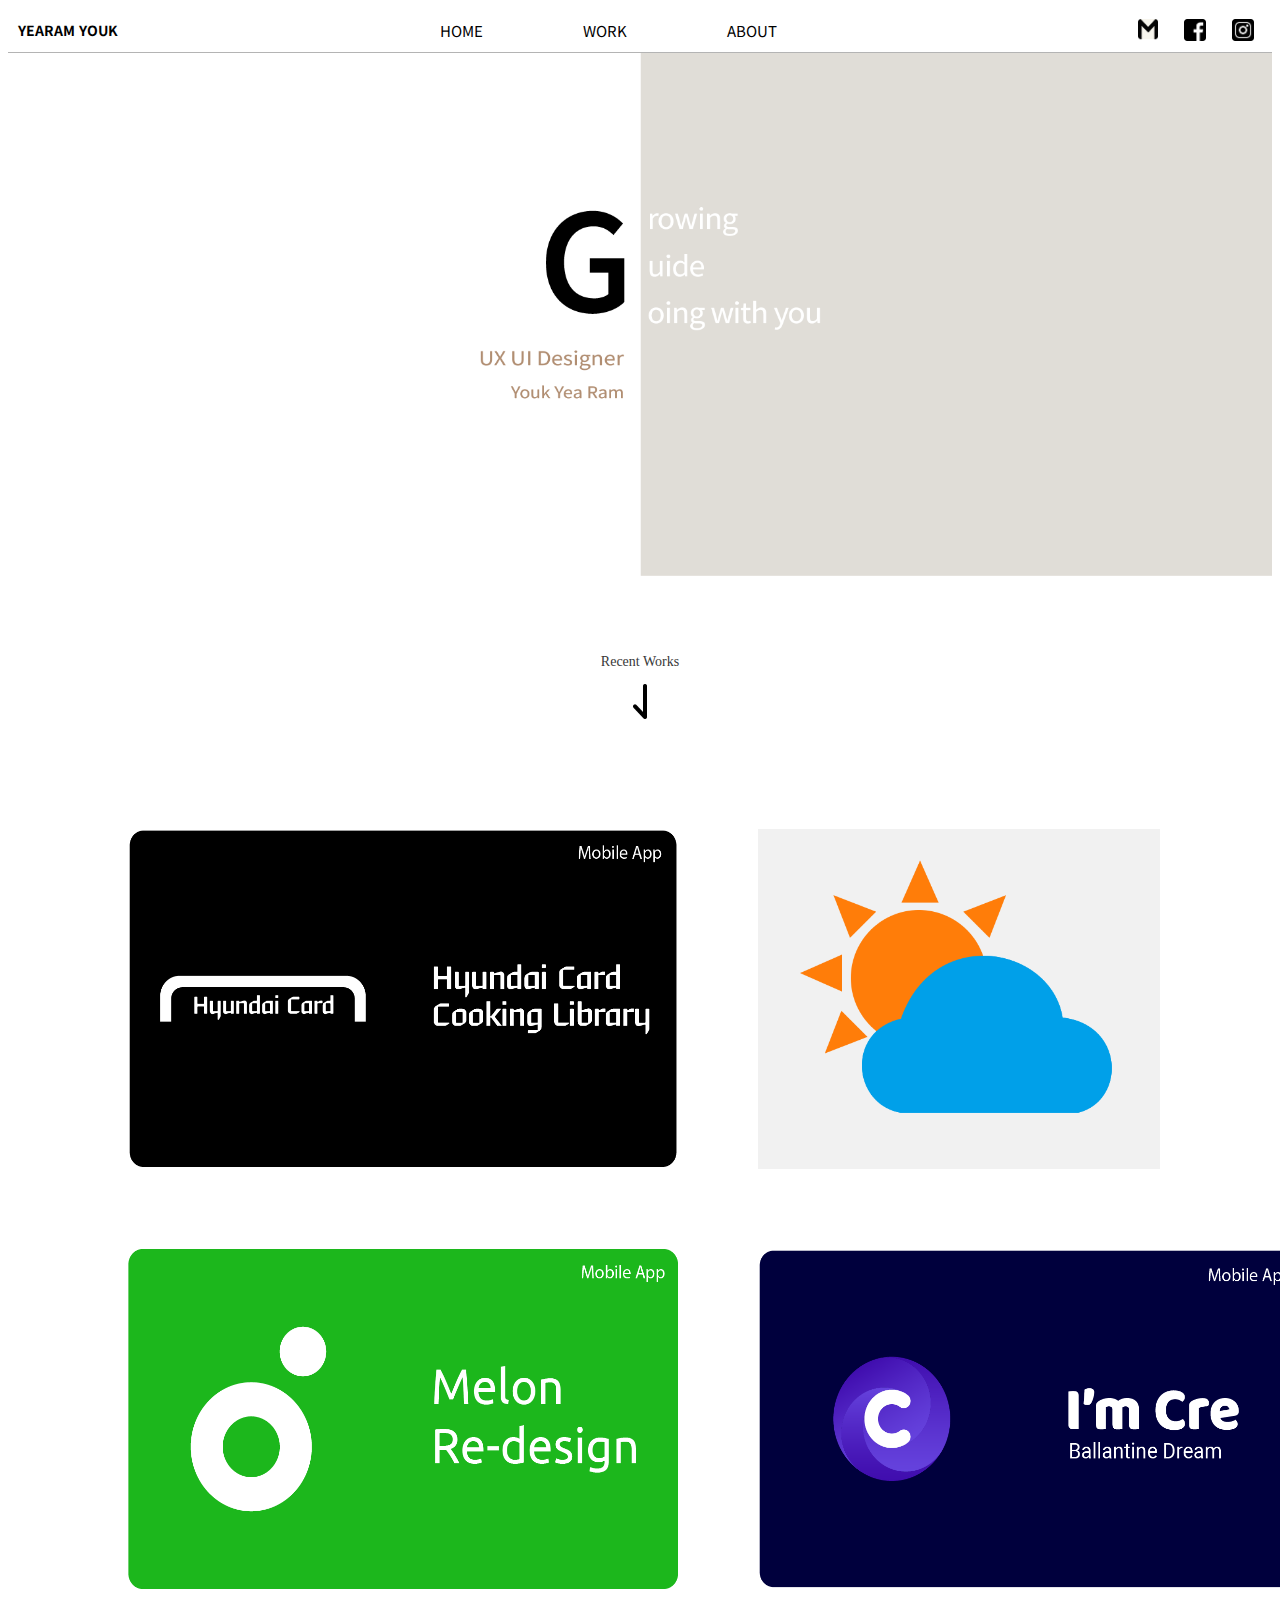
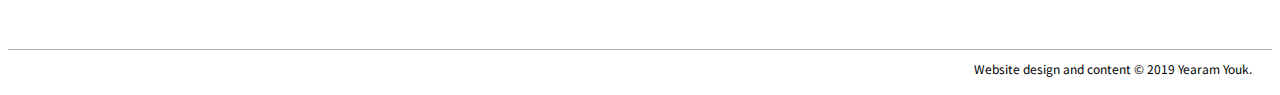
<file: index.html>
<!DOCTYPE html>
<html lang="ko-KR">

<head>
  <meta charset="UTF-8">
  <meta name="viewport" content="width=device-width, initial-scale=1.0">
  <meta http-equiv="X-UA-Compatible" content="ie=edge">
  <title>Yearam Youk</title>
  <link rel="stylesheet" href="Portfolio1.css">
  <link href="https://fonts.googleapis.com/css?family=Nanum+Gothic|Noto+Sans+KR" rel="stylesheet">
</head>
<body>
  <div class="header">
    <H1 class="branding">YEARAM YOUK
    </H1>
    <nav class="navigation">
      <ul class="main-menu">
        <li><a href="index.html">HOME</a></li>
        <li><a href="Work.html">WORK</a></li>
        <li><a href="About.html">ABOUT</a></li>
      </ul>
    </nav>
    <ul class="contact">
      <li><a href="mailto:yeeeram@gmail.com?subject=문의사항"><img src="img/email.png" class="email" alt=""></a></li>
      <li><a href="https://www.facebook.com/profile.php?id=100002837690182" target="_blank"><img src="img/facebook.png" class="facebook" alt=""></a></li>
      <li><a href="https://www.instagram.com/yram_6/" target="_blank"><img src="img/instargram.png" class="instargram" alt=""></a></li>
    </ul>
  </div>
  <div class="background">
  <div class="main">
    <div class="main-content">
      <img src="img/main.png" alt="">
      <!-- <h2 class="text-1">안녕하세요,</h2>
      <h2 class="text-2">UX/UI 디자이너 육예람입니다.</h2>
      <P class="text-3">사용자보다 한발 앞서 생각하여 효율적인 길을 안내해주는 디자이너입니다.</P>
        <p class="text-3">디테일한 부분까지 놓치지 않고 사용자의 시각에서 서비스를 바라보며 생각을 설계하겠습니다.</P> -->
    </div>
  </div>
    <div class="line-text">
      <p class="text-3">Recent Works</p>
    </div>
  <div class="line">
    <img src="img/recent.png" alt="">
  </div>
  <div class="wrapper">
    <div class="w-content-1">
      <div class="container1">
        <div class="image">
          <a href="Hyundai.html" class="dark-bg">
          <img src="img/hyundaicard.png" class="rwd" alt="">
          </a>
        </div>
        <!-- <div class="text">UX Design</div> -->
      </div>
      <div class="container2">
        <div class="image">
          <a href="Weather.html" class="dark-bg">
          <img src="img/weather.png" class="rwd" alt="">
          </a>
        </div>
        <!-- <div class="text">UX Design</div> -->
      </div>
      </div>
      <div class="w-content-2">
      <div class="container3">
        <div class="image">
          <a href="Melon.html" class="dark-bg">
          <img src="img/melon.png" class="rwd" alt="">
          </a>
        </div>
        <!-- <div class="text">UX Design</div> -->
      </div>
      <div class="container4">
        <div class="image">
          <a href="Imcre.html" class="dark-bg">
          <img src="img/imcre.png" class="rwd" alt="">
          </a>
        </div>
        <!-- <div class="text">UX Design</div> -->
      </div>
        </div>
      </div>
    </div>
  <div class="footer">
          <!-- <ul class="contact">
            <li><a href="mailto:yeeeram@gmail.com?subject=문의사항">yeeeram@gmail.com</a></li>
            <li><a href="https://www.linkedin.com/in/yearam-youk-52867017a/" target="_blank">LinkedIn</a></li>
            <li><a href="https://www.facebook.com/profile.php?id=100002837690182" target="_blank">Facebook</a></li>
            <li><a href="https://www.instagram.com/yram_6/" target="_blank">Instargram</a></li>
          </ul> -->
          <small class="copyright">
            Website design and content &copy; 2019 Yearam Youk.
          </small>
  </div>
</body>

</html>
</file>
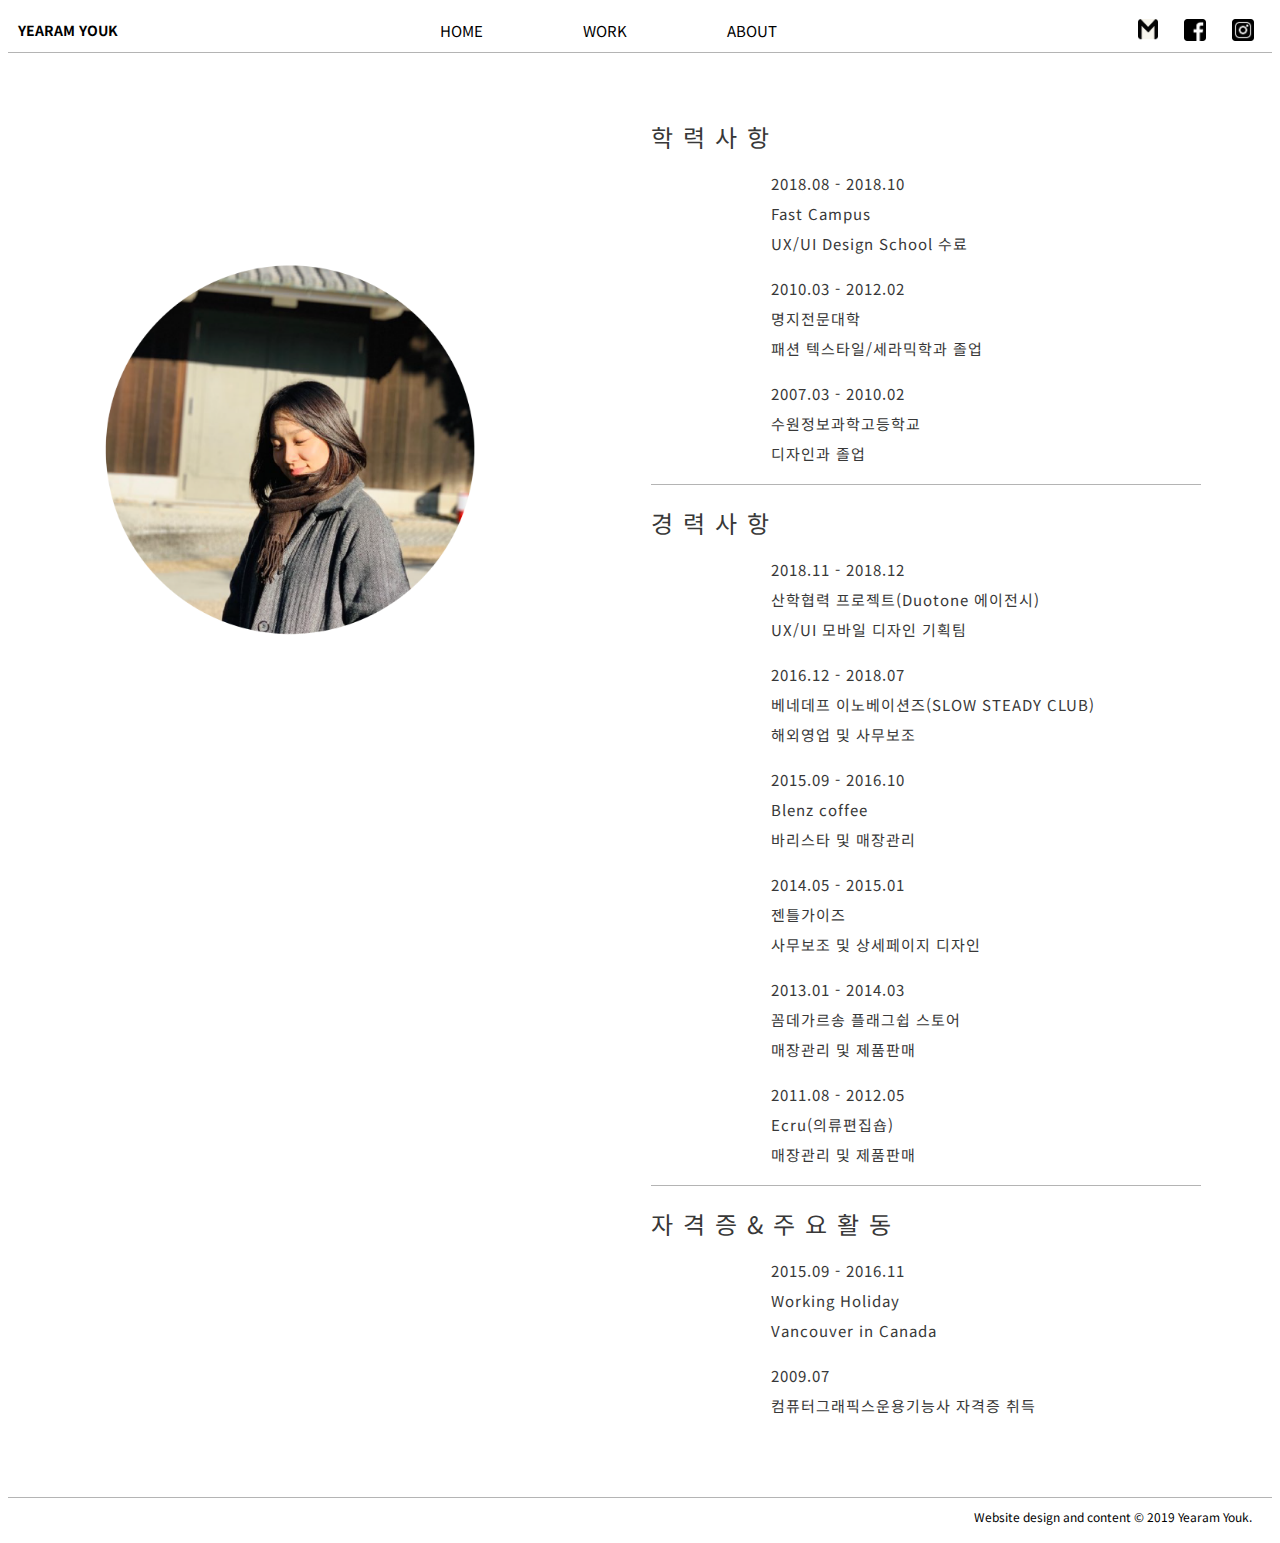
<file: About.html>
<!DOCTYPE html>
<html lang="ko-KR">
<head>
  <meta charset="UTF-8">
  <meta name="viewport" content="width=device-width, initial-scale=1.0">
  <meta http-equiv="X-UA-Compatible" content="ie=edge">
  <title>Yearam Youk</title>
  <link href="https://fonts.googleapis.com/css?family=Nanum+Gothic|Noto+Sans+KR" rel="stylesheet">
</head>

<style>
@charset "utf-8";
*, *::before, *::after{
  box-sizing: border-box;
}
.rwd{
  max-width: 100%;
  height: auto;
}
.text-1{
  color: rgb(56, 56, 56);
  font-size: 26px;
}
.text-2{
  color: rgb(56, 56, 56);
  font-size: 24px;
  font-family: 'Noto Sans KR', sans-serif;
}
.text-3{
  color: rgb(56, 56, 56);
  font-size: 14px;
}
.body{
  color: rgb(56, 56,56);
  font-family: 'Noto Sans KR', sans-serif;
  font-size: 15px;
  line-height: 22px;
}
.background{
  background-color:white;
}
.header {
      display: flex;
      flex-wrap: nowrap;
      justify-content: space-between;
      align-content: center;
      align-items: center;
      border-bottom: 1px solid rgb(180, 180, 180);
      max-height: 45px;

    }
    .header h1 {
      font-size: 14px;
      font-family: 'Noto Sans KR', sans-serif;
    }
    .main-menu {
      display: flex;
      justify-content: center;
      list-style-type: none;
      padding-right: 30px;
    }
    .main-menu a {
      margin: 0 50px;
      text-decoration: none;
      font-size: 15px;
      color: black;
      font-family: 'Noto Sans KR', sans-serif;
    }
    .contact a{
      text-decoration: none;
    }
    .contact img{
      width: auto;
      height: 22px;
      margin: 0px 8px;
      display: flex;
      align-items: flex-end;
      padding-right: 10px;
    }
    .email {
      width: auto;
      height: 20px;
    }
    .branding {
      margin: 0;
      padding-left: 10px;
      display: flex;
      align-items: center;
    }
    .footer {
     padding: 10px 20px 10px;
     display: flex;
     flex-direction: column;
     align-items: flex-end;
     border-top: 1px solid rgb(180, 180, 180);
     }
    .contact{
      list-style-type: none;
      display: flex;
      align-items: flex-end;
    } 
    .contact a{
      margin: 0 10px;
      text-decoration: none;
      color: black;
      font-family: 'Noto Sans KR', sans-serif;
      font-size: 14px;
    }
    .wrapper{
      display: flex;
      justify-content: space-around;
    }
    .content li{
      letter-spacing: 10px;
      list-style-type: none;
    }
    .text1{
      border-bottom: 1px solid rgb(180, 180, 180);
      margin: 50px 20px 20px 0;
      width: 550px;
    }
    .text2{
      border-bottom: 1px solid rgb(180, 180, 180);
      margin: 20px 20px 20px 0;
      width: 550px;
    }
    .text3{
      margin: 20px 20px 60px 0;
      width: 550px;
    }
    .content p{
      margin-left: 120px;
      line-height: 30px;
      letter-spacing: 1px;
    }
    .image img{
      width: 450px;
      height: 600px;
    }
    .copyright{
      font-family: 'Noto Sans KR', sans-serif;
      font-size: 12px;
      color: black;
    }

</style>
<body>
  <div class="header">
    <H1 class="branding">YEARAM YOUK
    </H1>
    <nav class="navigation">
      <ul class="main-menu">
        <li><a href="index.html">HOME</a></li>
        <li><a href="Work.html">WORK</a></li>
        <li><a href="About.html">ABOUT</a></li>
      </ul>
    </nav>
      <ul class="contact">
        <li><a href="mailto:yeeeram@gmail.com?subject=문의사항"><img src="img/email.png" class="email" alt=""></a></li>
        <li><a href="https://www.facebook.com/profile.php?id=100002837690182" target="_blank"><img src="img/facebook.png"
                class="facebook" alt=""></a></li>
        <li><a href="https://www.instagram.com/yram_6/" target="_blank"><img src="img/instargram.png" class="instargram" alt=""></a></li>
        </ul>
  </div>
  <div class="wrapper">
<div class="image">
  <img src="img/me1.png"alt="">
</div>
<ul class="content">
  <div class="text1">
  <li class="text-2">학력사항</li>
  <p class='body'>2018.08 - 2018.10<br>Fast Campus<br>UX/UI Design School 수료
  <br></p><p class='body'>2010.03 - 2012.02<br>명지전문대학<br>패션 텍스타일/세라믹학과 졸업
  <br></p><p class='body'>2007.03 - 2010.02<br>수원정보과학고등학교<br>디자인과 졸업<br></p>
  </div>
  <div class="text2">
  <li class="text-2">경력사항</li>
  <p class='body'>2018.11 - 2018.12<br>산학협력 프로젝트(Duotone 에이전시)<br>UX/UI 모바일 디자인 기획팀</p>
  <p class='body'>2016.12 - 2018.07<br>베네데프 이노베이션즈(SLOW STEADY CLUB)
    <br>해외영업 및 사무보조</p>
  <p class='body'>2015.09 - 2016.10<br>Blenz coffee<br>바리스타 및 매장관리</p>
  <p class='body'>2014.05 - 2015.01<br>젠틀가이즈<br>사무보조 및 상세페이지 디자인</p>
  <p class='body'>2013.01 - 2014.03<br>꼼데가르송 플래그쉽 스토어<br>매장관리 및 제품판매</p>
  <p class='body'>2011.08 - 2012.05<br>Ecru(의류편집숍)<br>매장관리 및 제품판매</p>
  </div>
  <div class="text3">
  <li class="text-2">자격증&주요활동</li>
  <p class='body'>2015.09 - 2016.11<br>Working Holiday<br>Vancouver in Canada</p>
  <p class='body'>2009.07<br>컴퓨터그래픽스운용기능사 자격증 취득</p></div>
</ul>
</div>
  <div class="footer">
    <!-- <ul class="contact">
      <li><a href="mailto:yeeeram@gmail.com?subject=문의사항">yeeeram@gmail.com</a></li>
      <li><a href="https://www.linkedin.com/in/yearam-youk-52867017a/" target="_blank">LinkedIn</a></li>
      <li><a href="https://www.facebook.com/profile.php?id=100002837690182" target="_blank">Facebook</a></li>
      <li><a href="https://www.instagram.com/yram_6/" target="_blank">Instargram</a></li>
    </ul> -->
    <small class="copyright">
      Website design and content &copy; 2019 Yearam Youk.
    </small>
  </div>
</body>
</html>
</file>
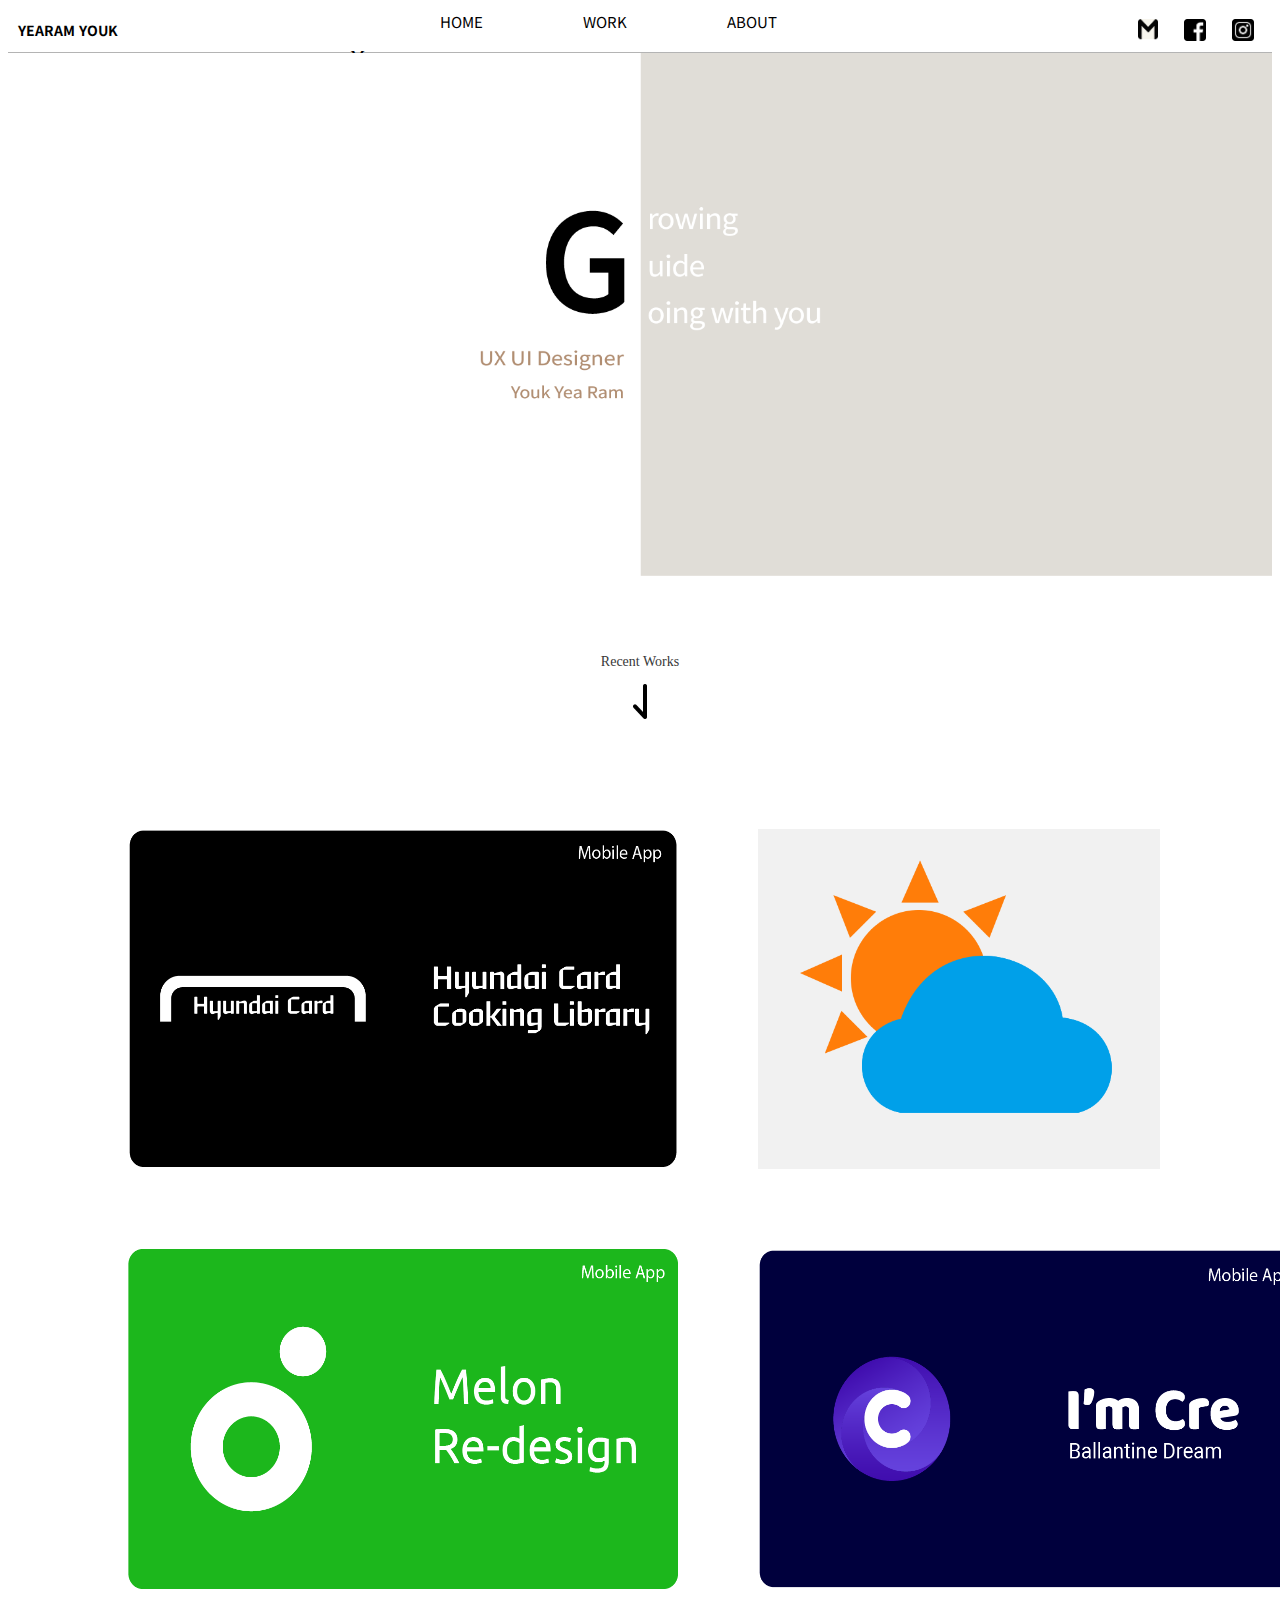
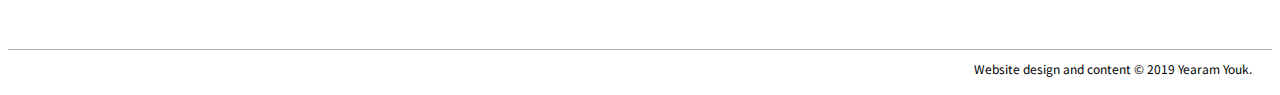
<file: firstidea.html>
<!DOCTYPE html>
<html lang="ko-KR">

<head>
  <meta charset="UTF-8">
  <meta name="viewport" content="width=device-width, initial-scale=1.0">
  <meta http-equiv="X-UA-Compatible" content="ie=edge">
  <title>Yearam Youk</title>
  <link rel="stylesheet" href="Portfolio1.css">
  <link href="https://fonts.googleapis.com/css?family=Nanum+Gothic|Noto+Sans+KR" rel="stylesheet">
</head>
<body>
  <div class="header">
    <H1 class="branding">YEARAM YOUK
    </H1>
    <nav class="navigation">
      <ul class="main-menu">
        <li><a href="index.html">HOME</a></li>
        <li><a href="Work.html">WORK</a></li>
        <li><a href="About.html">ABOUT</a></li>
      </ul>
      <div class="nav-text">Menu</div>
    </nav>
    <ul class="contact">
      <li><a href="mailto:yeeeram@gmail.com?subject=문의사항"><img src="img/email.png" class="email" alt=""></a></li>
      <li><a href="https://www.facebook.com/profile.php?id=100002837690182" target="_blank"><img src="img/facebook.png" class="facebook" alt=""></a></li>
      <li><a href="https://www.instagram.com/yram_6/" target="_blank"><img src="img/instargram.png" class="instargram" alt=""></a></li>
    </ul>
  </div>
  <div class="background">
  <div class="main">
    <div class="main-content">
      <img src="img/main.png" alt="">
      <!-- <h2 class="text-1">안녕하세요,</h2>
      <h2 class="text-2">UX/UI 디자이너 육예람입니다.</h2>
      <P class="text-3">사용자보다 한발 앞서 생각하여 효율적인 길을 안내해주는 디자이너입니다.</P>
        <p class="text-3">디테일한 부분까지 놓치지 않고 사용자의 시각에서 서비스를 바라보며 생각을 설계하겠습니다.</P> -->
    </div>
  </div>
    <div class="line-text">
      <p class="text-3">Recent Works</p>
    </div>
  <div class="line">
    <img src="img/recent.png" alt="">
  </div>
  <div class="wrapper">
    <div class="w-content-1">
      <div class="container1">
        <div class="image">
          <a href="Hyundai.html" class="dark-bg">
          <img src="img/hyundaicard.png" class="rwd" alt="">
          </a>
        </div>
        <!-- <div class="text">UX Design</div> -->
      </div>
      <div class="container2">
        <div class="image">
          <a href="Weather.html" class="dark-bg">
          <img src="img/weather.png" class="rwd" alt="">
          </a>
        </div>
        <!-- <div class="text">UX Design</div> -->
      </div>
      </div>
      <div class="w-content-2">
      <div class="container3">
        <div class="image">
          <a href="Melon.html" class="dark-bg">
          <img src="img/melon.png" class="rwd" alt="">
          </a>
        </div>
        <!-- <div class="text">UX Design</div> -->
      </div>
      <div class="container4">
        <div class="image">
          <a href="Imcre.html" class="dark-bg">
          <img src="img/imcre.png" class="rwd" alt="">
          </a>
        </div>
        <!-- <div class="text">UX Design</div> -->
      </div>
        </div>
      </div>
    </div>
  <div class="footer">
          <!-- <ul class="contact">
            <li><a href="mailto:yeeeram@gmail.com?subject=문의사항">yeeeram@gmail.com</a></li>
            <li><a href="https://www.linkedin.com/in/yearam-youk-52867017a/" target="_blank">LinkedIn</a></li>
            <li><a href="https://www.facebook.com/profile.php?id=100002837690182" target="_blank">Facebook</a></li>
            <li><a href="https://www.instagram.com/yram_6/" target="_blank">Instargram</a></li>
          </ul> -->
          <small class="copyright">
            Website design and content &copy; 2019 Yearam Youk.
          </small>
  </div>
</body>

</html>
</file>
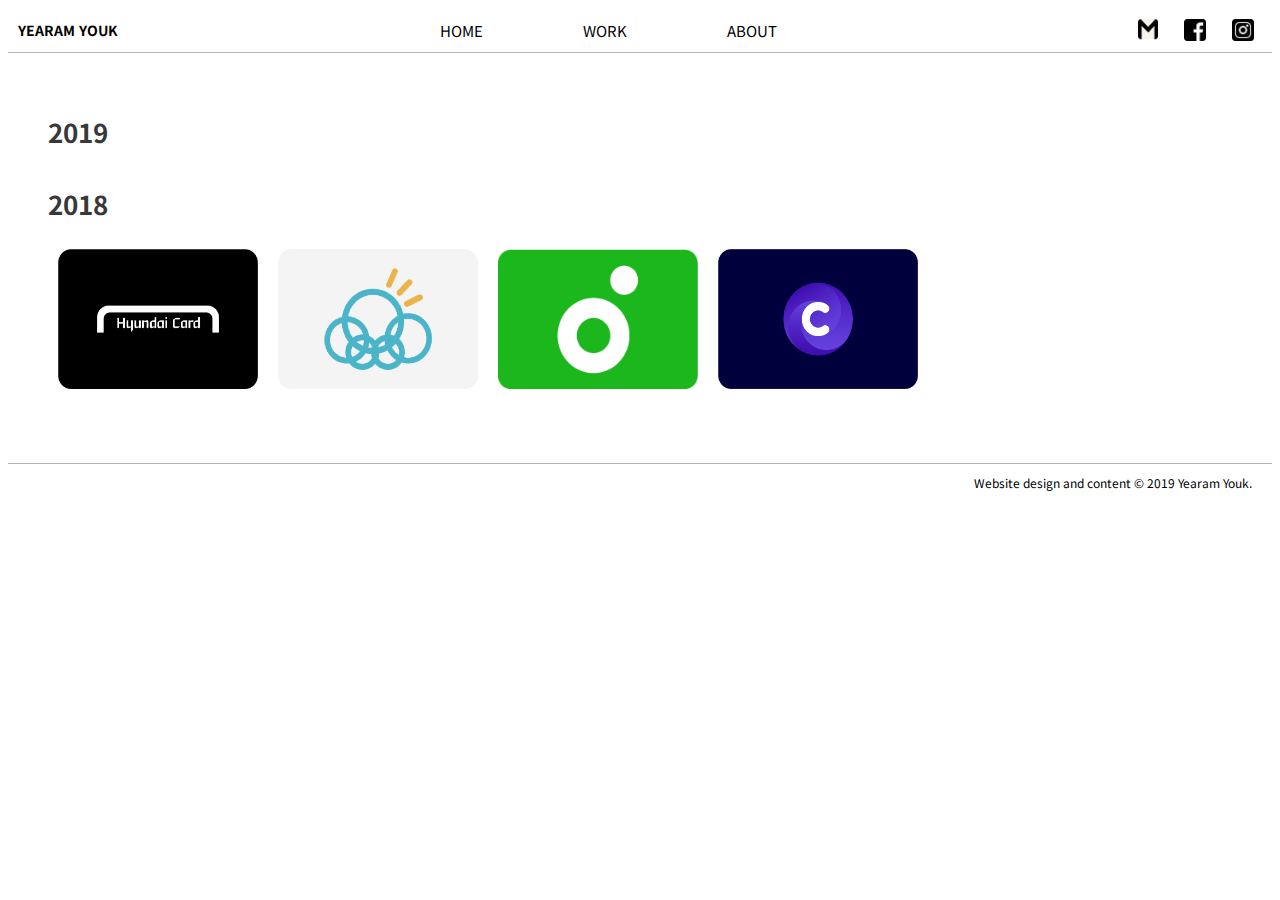
<file: Work.html>
<!DOCTYPE html>
<html lang="ko-KR">

<head>
  <meta charset="UTF-8">
  <meta name="viewport" content="width=device-width, initial-scale=1.0">
  <meta http-equiv="X-UA-Compatible" content="ie=edge">
  <title>Yearam Youk</title>
  <link href="https://fonts.googleapis.com/css?family=Nanum+Gothic|Noto+Sans+KR" rel="stylesheet">
</head>

<style>
  @charset "utf-8";

  *,
  *::before,
  *::after {
    box-sizing: border-box;
  }

  .rwd {
    max-width: 100%;
    height: auto;
  }

  .text-1 {
    color: rgb(56, 56, 56);
    font-size: 26px;
    font-family: 'Noto Sans KR', sans-serif;
  }

  .text-2 {
    color: rgb(56, 56, 56);
    font-size: 24px;
  }

  .text-3 {
    color: rgb(56, 56, 56);
    font-size: 14px;
  }

  .background {
    background-color: white;
  }

  .header {
    display: flex;
    flex-wrap: nowrap;
    justify-content: space-between;
    align-content: center;
    align-items: center;
    border-bottom: 1px solid rgb(180, 180, 180);
    max-height: 45px;
  }

  .header h1 {
    font-size: 14px;
    font-family: 'Noto Sans KR', sans-serif;
    color: black;
  }

  .main-menu {
    display: flex;
    justify-content: center;
    list-style-type: none;
    padding-right: 30px;
  }

  .main-menu a {
    margin: 0 50px;
    text-decoration: none;
    font-family: 'Noto Sans KR', sans-serif;
    font-size: 15px;
    color: black;
  }
  .contact a{
      text-decoration: none;
    }
    .contact img{
      width: auto;
      height: 22px;
      margin: 0px 8px;
      display: flex;
      align-items: flex-end;
      padding-right: 10px;
    }
    .email {
      width: auto;
      height: 20px;
    }

  .branding {
    margin: 0;
    padding-left: 10px;
    display: flex;
    align-items: center;
  }

  .footer {
    padding: 10px 20px 10px;
    display: flex;
    flex-direction: column;
    align-items: flex-end;
    border-top: 1px solid rgb(180, 180, 180);
  }

  .contact {
    list-style-type: none;
    display: flex;
    align-items: flex-end;
  }

  /* .contact a {
    margin: 0 10px;
    text-decoration: none;
    color: black;
    font-family: 'Noto Sans KR', sans-serif;
    font-size: 14px;
  } */
  .works img{
    width: 200px;
    height: 140px;
    margin: 10px;
  }
  .works{
    display: flex;
    flex-wrap: wrap;
  }
  .wrapper1 {
    margin: 60px 40px;
  }
  .copyright{
      font-family: 'Noto Sans KR', sans-serif;
      font-size: 12px;
      color: black;
    }
/* .dark-bg{
 position: relative;
 top: 0;
 left: 0;
 color: black;
}
.dark-bg::before{
  position: absolute;
  width: 200px;
  height: 140px;
  top: 0;
  left: 0;
  transition: all 0.4s;
}
.dark-bg:hover::before{
  content: "Mobile UX Design";
  display: flex;
  justify-content: center;
  align-items: center;
  color: inherit;
  border-radius: 15px;
  background: rgba(255, 255, 255, 0.8);
} */

</style>

<body>
  <div class="header">
    <H1 class="branding">YEARAM YOUK
    </H1>
    <nav class="navigation">
      <ul class="main-menu">
        <li><a href="index.html">HOME</a></li>
        <li><a href="Work.html">WORK</a></li>
        <li><a href="About.html">ABOUT</a></li>
      </ul>
    </nav>
    <ul class="contact">
      <li><a href="mailto:yeeeram@gmail.com?subject=문의사항"><img src="img/email.png" class="email" alt=""></a></li>
      <li><a href="https://www.facebook.com/profile.php?id=100002837690182" target="_blank"><img src="img/facebook.png"
            class="facebook" alt=""></a></li>
      <li><a href="https://www.instagram.com/yram_6/" target="_blank"><img src="img/instargram.png" class="instargram" alt=""></a></li>
    </ul>
  </div>
  <div class="wrapper1">
    <h1 class="text-1">2019</h1>
    <div class="works"></div>
    <h1 class="text-1">2018</h1>
    <div class="works">
      <div class="work1">
      <a href="Hyundai.html" class="dark-bg">
      <img src="img/hyundais.png" class="rwd" alt="">
      </a></div>
      <div class="work2">
      <a href="Weather.html" class="dark-bg">
      <img src="img/weathers.png" class="rwd" alt="">
      </a></div>
      <div class="work3">
      <a href="Melon.html" class="dark-bg">
      <img src="img/melons.png" class="rwd" alt="">
      </a></div>
      <div class="work4">
      <a href="Imcre.html" class="dark-bg">
      <img src="img/imcres.png" class="rwd" alt="">
      </a></div>
      </div>
    </div>

  <div class="footer">
    <!-- <ul class="contact">
      <li><a href="mailto:yeeeram@gmail.com?subject=문의사항">yeeeram@gmail.com</a></li>
      <li><a href="https://www.linkedin.com/in/yearam-youk-52867017a/" target="_blank">LinkedIn</a></li>
      <li><a href="https://www.facebook.com/profile.php?id=100002837690182" target="_blank">Facebook</a></li>
      <li><a href="https://www.instagram.com/yram_6/" target="_blank">Instargram</a></li>
    </ul> -->
    <small class="copyright">
      Website design and content &copy; 2019 Yearam Youk.
    </small>
  </div>
</body>

</html>
</file>
<file: Portfolio1.css>
@charset "utf-8";
*, *::before, *::after{
  box-sizing: border-box;
}
.rwd{
  max-width: 550px;
  height: 340px;
}
.text-1{
  color: rgb(56, 56, 56);
  font-size: 26px;
}
.text-2{
  color: rgb(56, 56, 56);
  font-size: 24px;
}
.text-3{
  color: rgb(56, 56, 56);
  font-size: 14px;
}
.background{
  background-color:white;
}
.header {
      display: flex;
      flex-wrap: nowrap;
      justify-content: space-between;
      align-content: center;
      align-items: center;
      border-bottom: 1px solid rgb(180, 180, 180);
      max-height: 45px;
    }
    .header h1 {
      font-size: 14px;
      font-family: 'Noto Sans KR', sans-serif;
      color: black;
    }
    .main-menu {
      display: flex;
      justify-content: center;
      list-style-type: none;
      padding-right: 30px;
    }
    .main-menu a {
      margin: 0 50px;
      text-decoration: none;
      font-family: 'Noto Sans KR', sans-serif;
      font-size: 15px;
      color: black;
    }
    .contact a{
      text-decoration: none;
    }
    .contact img{
      width: auto;
      height: 22px;
      margin: 0px 8px;
      display: flex;
      align-items: flex-end;
      padding-right: 10px;
    }
    .email {
      width: auto;
      height: 20px;
    }
    .branding {
      margin: 0;
      padding-left: 10px;
      display: flex;
      align-items: center;
    }

    .main-content img {
      max-width: 100%;
      height: auto;
    }
    .line-text{
      display: flex;
      justify-content: center;
      margin: 60px 0px 0px 0px;
      font-size: 14px;
    }
    .line {
      display: flex;
      justify-content: center;
      max-width: 100%;
      margin: 0px 0px 70px 0px;
    }
    .line img{
      height: 35px;
    }
    .wrapper {
      margin: 20px 0;
      display: flex;
      flex-wrap: wrap;
    }
    .w-content-1 {
      display: flex;
      flex-wrap: nowrap;
      padding: 0 80px;
      justify-content: center;
    }
    .w-content-2 {
      display: flex;
      flex-wrap: nowrap;
      justify-content: flex-end;
      padding: 0 80px;
    }
    .container1 {
      margin: 40px;
    }
    .container2 {
      margin: 40px;
    }
    .container3 {
      margin: 40px;
    }
    .container4 {
      margin: 40px;
    }
    .text {
      margin: 10px 20px;
      font-family: 'Noto Sans KR', sans-serif;
    }
      .dark-bg{
    display: flex;
    position: relative;
    top: 0;
    left: 0;
    color: black;
    font-family: 'Noto Sans KR', sans-serif;
    font-size: 20px;
  }
  .dark-bg::before{
    content: "";
    position: absolute;
    width: 100%;
    height: 100%;
    top: 0;
    left: 0;
    transition: all 0.4s;
  }
  .dark-bg:hover:before, .dark-bg:focus::before{
    content: "UX Design";
    display: flex;
    justify-content: center;
    align-items: center;
    color: inherit;
    background: rgba(255, 255, 255, 0.8);
    border-radius: 15px;
    border-color: black;
  }
    .footer {
     padding: 10px 20px 10px;
     display: flex;
     flex-direction: column;
     align-items: flex-end;
     border-top: 1px solid rgb(180, 180, 180);
     }
    .contact{
      list-style-type: none;
      display: flex;
      align-items: flex-end;
    } 
    /* .contact a{
      margin: 0 10px;
      text-decoration: none;
      color: black;
      font-family: 'Noto Sans KR', sans-serif;
      font-size: 14px;
    } */
    .copyright{
      font-family: 'Noto Sans KR', sans-serif;
      font-size: 12px;
      color: black;
    }
</file>
